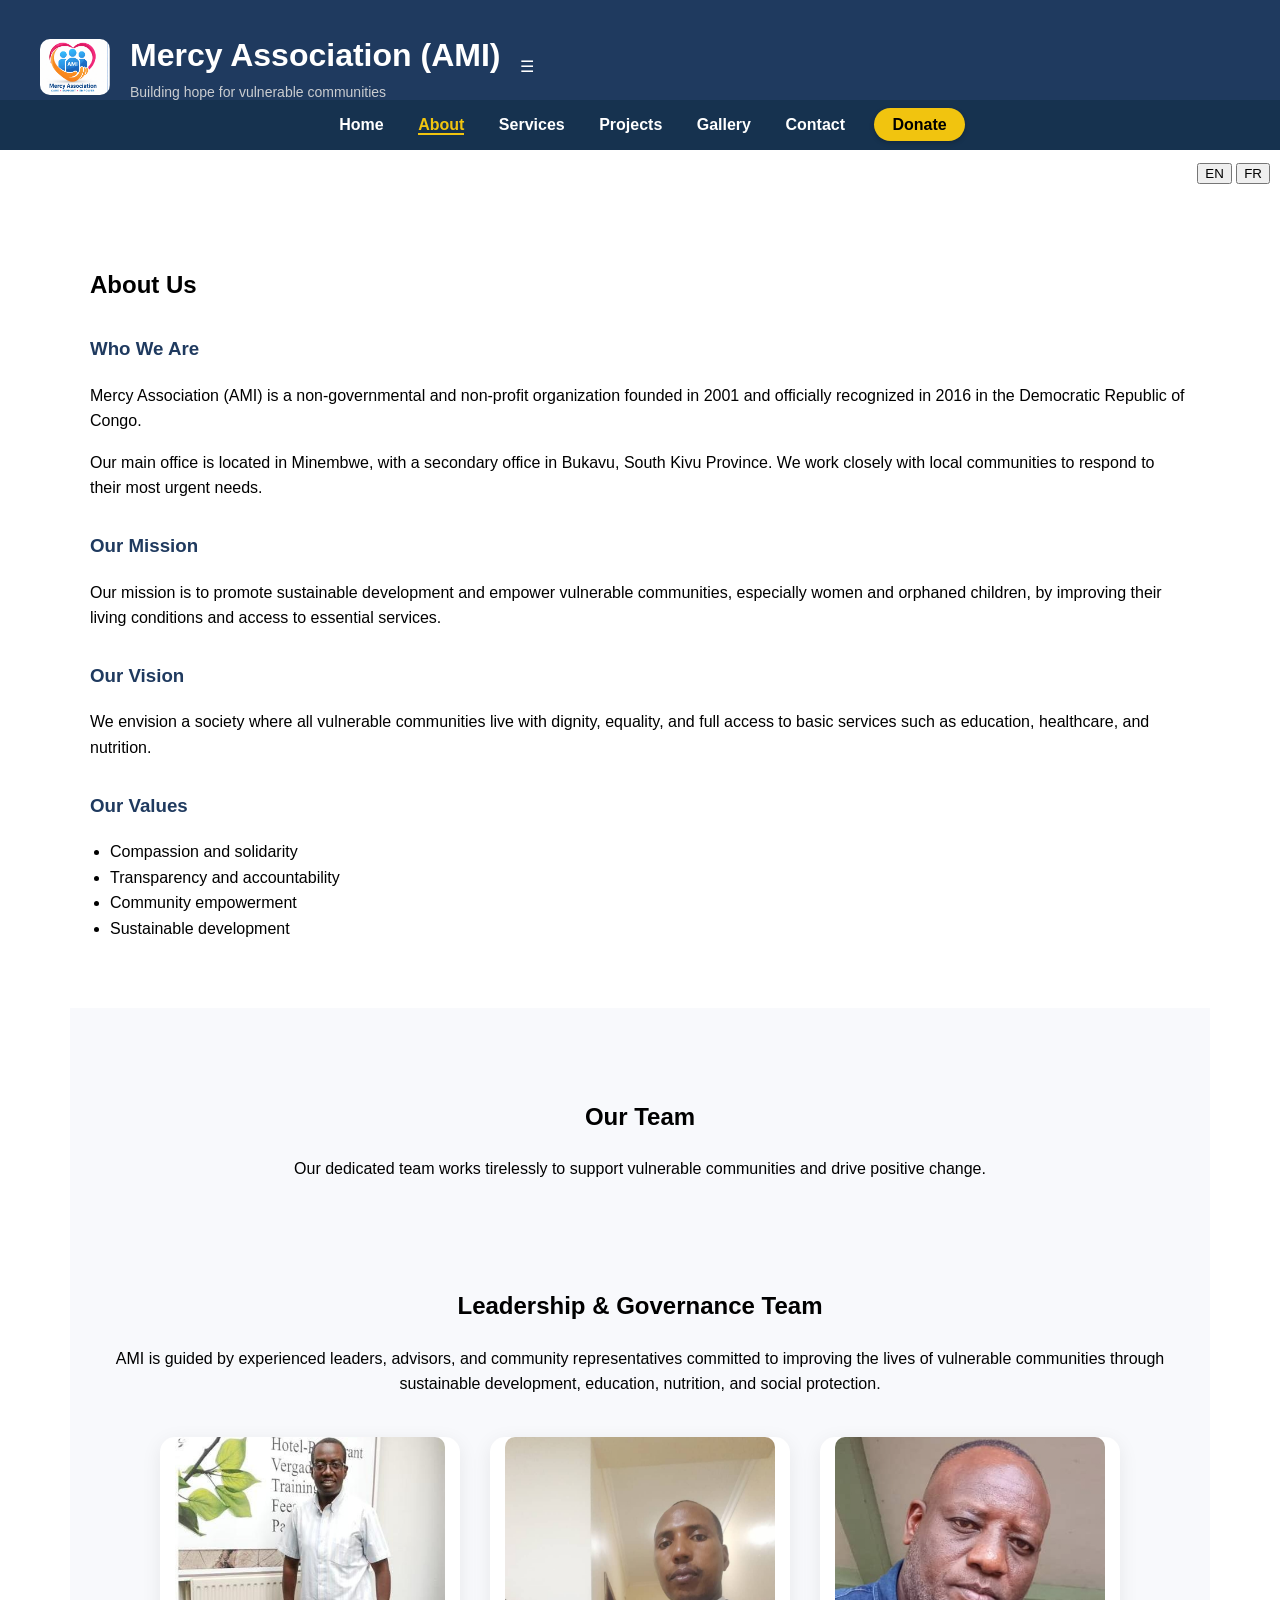
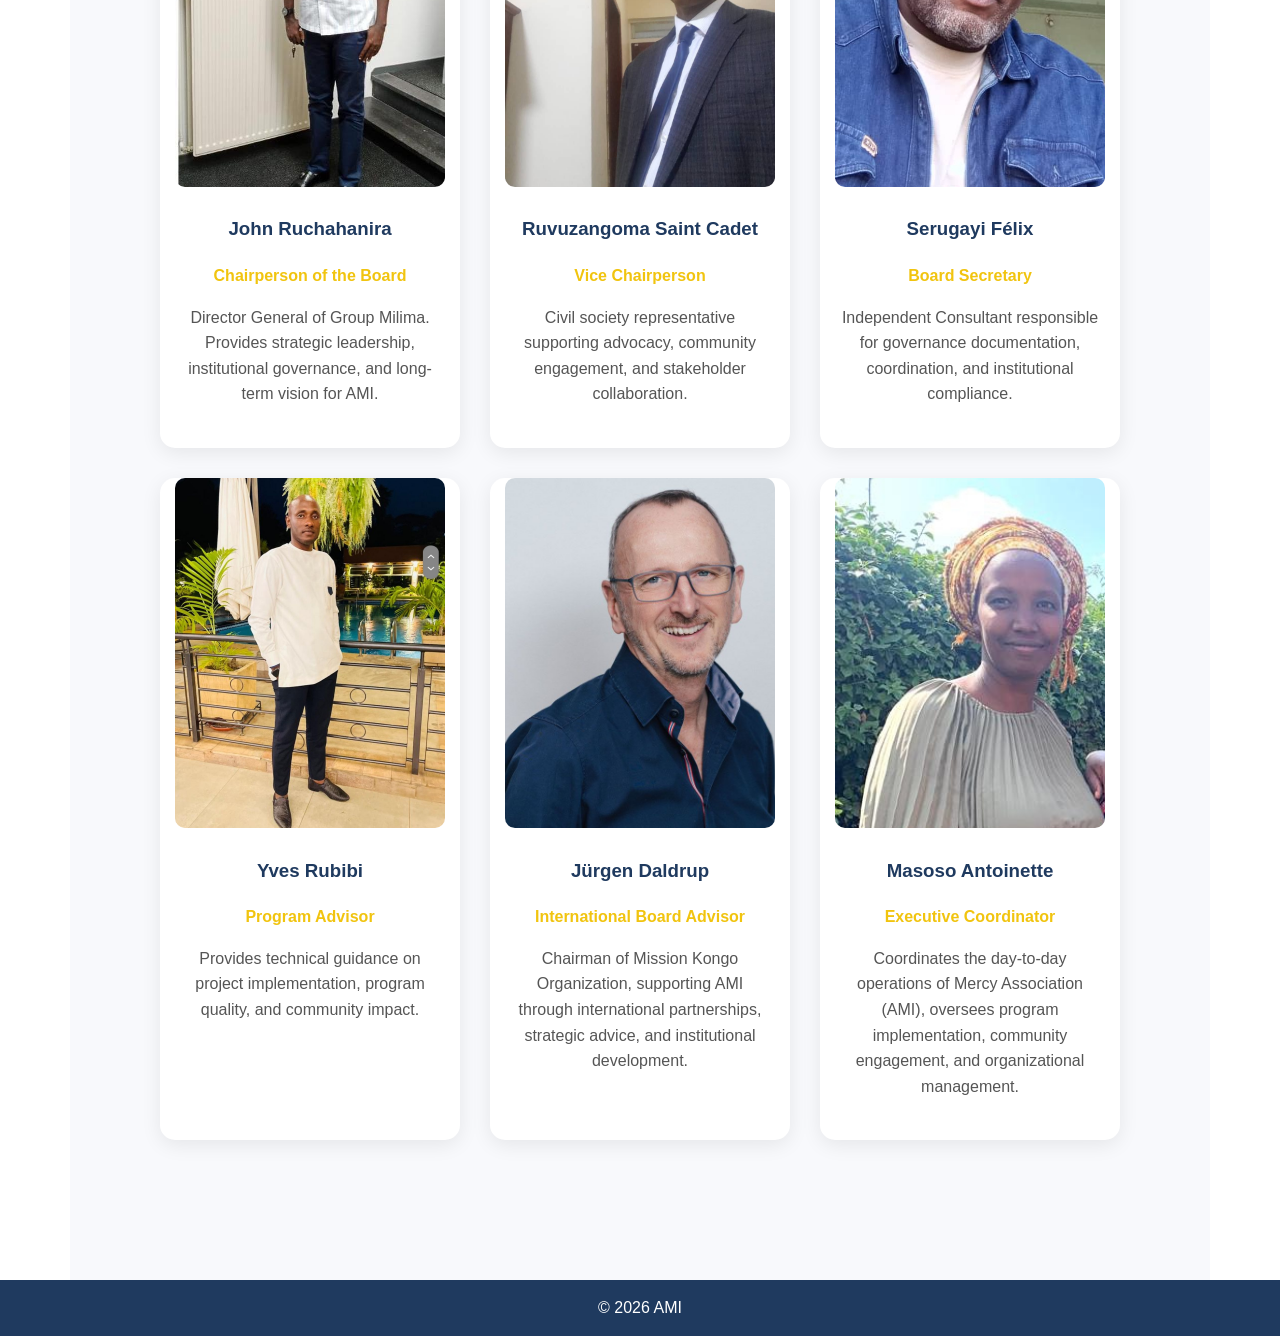
<file: about.html>
<!DOCTYPE html>
<html>
<head>
<meta charset="UTF-8">
    <link rel="icon" type="image/x-icon" href="images\logo2.png">
	<title>About - AMI</title>
	<link rel="stylesheet" href="style.css">
</head>

<body>

<div class="lang">
<button onclick="setLanguage('en')">EN</button>
<button onclick="setLanguage('fr')">FR</button>
</div>

<header>
    <div class="header-content">
        
        <!-- LOGO LEFT -->
        <img src="images/logo.png" alt="AMI Logo" class="logo">

        <!-- TEXT RIGHT -->
        <div class="header-text">
            <h1 data-en="Mercy Association (AMI)" data-fr="Association Miséricorde (AMI)"></h1>

            <p data-en="Building hope for vulnerable communities"
               data-fr="Construire l’espoir pour les communautés vulnérables"></p>
        </div>
			<div class="menu-toggle" onclick="toggleMenu()">☰</div>
    </div>
</header>

<nav>
<a href="index.html" data-en="Home" data-fr="Accueil"></a>
<a href="about.html" data-en="About" data-fr="À propos"></a>
<a href="services.html" data-en="Services" data-fr="Services"></a>
<a href="projects.html" data-en="Projects" data-fr="Réalisations"></a>

<!-- NEW PAGE -->
<a href="gallery.html" data-en="Gallery" data-fr="Galerie"></a>

<a href="contact.html" data-en="Contact" data-fr="Contact"></a>
<a href="donate.html" class="donate-nav"
   data-en="Donate"
   data-fr="Don"></a>
</nav>

<section>

<h2 data-en="About Us" data-fr="À propos de nous"></h2>

<!-- WHO WE ARE -->
<h3 data-en="Who We Are" data-fr="Qui sommes-nous"></h3>

<p data-en="Mercy Association (AMI) is a non-governmental and non-profit organization founded in 2001 and officially recognized in 2016 in the Democratic Republic of Congo."
   data-fr="L’Association Miséricorde (AMI) est une organisation non gouvernementale et à but non lucratif fondée en 2001 et officiellement reconnue en 2016 en République Démocratique du Congo.">
</p>

<p data-en="Our main office is located in Minembwe, with a secondary office in Bukavu, South Kivu Province. We work closely with local communities to respond to their most urgent needs."
   data-fr="Notre siège principal est situé à Minembwe, avec un bureau secondaire à Bukavu, dans la province du Sud-Kivu. Nous travaillons en étroite collaboration avec les communautés locales pour répondre à leurs besoins les plus urgents.">
</p>

<!-- MISSION -->
<h3 data-en="Our Mission" data-fr="Notre mission"></h3>

<p data-en="Our mission is to promote sustainable development and empower vulnerable communities, especially women and orphaned children, by improving their living conditions and access to essential services."
   data-fr="Notre mission est de promouvoir le développement durable et de renforcer les communautés vulnérables, en particulier les femmes et les enfants orphelins, en améliorant leurs conditions de vie et leur accès aux services essentiels.">
</p>

<!-- VISION -->
<h3 data-en="Our Vision" data-fr="Notre vision"></h3>

<p data-en="We envision a society where all vulnerable communities live with dignity, equality, and full access to basic services such as education, healthcare, and nutrition."
   data-fr="Nous aspirons à une société où toutes les communautés vulnérables vivent dans la dignité, l’égalité et avec un accès complet aux services de base tels que l’éducation, la santé et la nutrition.">
</p>

<!-- VALUES -->
<h3 data-en="Our Values" data-fr="Nos valeurs"></h3>

<ul>
<li data-en="Compassion and solidarity"
    data-fr="Compassion et solidarité"></li>

<li data-en="Transparency and accountability"
    data-fr="Transparence et responsabilité"></li>

<li data-en="Community empowerment"
    data-fr="Autonomisation des communautés"></li>

<li data-en="Sustainable development"
    data-fr="Développement durable"></li>
</ul>

</section>
<section class="team">

<h2 data-en="Our Team" data-fr="Notre équipe"></h2>

<p data-en="Our dedicated team works tirelessly to support vulnerable communities and drive positive change."
   data-fr="Notre équipe dévouée travaille sans relâche pour soutenir les communautés vulnérables et promouvoir un changement positif.">
</p>

<section class="team">

<h2 data-en="Leadership & Governance Team"
    data-fr="Équipe de direction et gouvernance"></h2>

<p data-en="AMI is guided by experienced leaders, advisors, and community representatives committed to improving the lives of vulnerable communities through sustainable development, education, nutrition, and social protection."
   data-fr="AMI est guidée par des dirigeants expérimentés, des conseillers et des représentants communautaires engagés à améliorer les conditions de vie des communautés vulnérables à travers le développement durable, l’éducation, la nutrition et la protection sociale.">
</p>

<div class="team-cards">

<!-- MEMBER 1 -->
<div class="team-card">
<img src="images/team1.jpeg" alt="John Ruchahanira">

<h3>John Ruchahanira</h3>

<h4 data-en="Chairperson of the Board"
    data-fr="Président du Conseil d’Administration"></h4>

<p data-en="Director General of Group Milima. Provides strategic leadership, institutional governance, and long-term vision for AMI."
   data-fr="Directeur Général du Group Milima. Assure le leadership stratégique, la gouvernance institutionnelle et la vision à long terme de l’AMI.">
</p>
</div>

<!-- MEMBER 2 -->
<div class="team-card">
<img src="images/team2.jpeg" alt="Ruvuzangoma Saint Cadet">

<h3>Ruvuzangoma Saint Cadet</h3>

<h4 data-en="Vice Chairperson"
    data-fr="Vice-Président"></h4>

<p data-en="Civil society representative supporting advocacy, community engagement, and stakeholder collaboration."
   data-fr="Représentant de la société civile soutenant le plaidoyer, l’engagement communautaire et la collaboration avec les partenaires.">
</p>
</div>

<!-- MEMBER 3 -->
<div class="team-card">
<img src="images/team3.jpeg" alt="Serugayi Félix">

<h3>Serugayi Félix</h3>

<h4 data-en="Board Secretary"
    data-fr="Secrétaire du Conseil"></h4>

<p data-en="Independent Consultant responsible for governance documentation, coordination, and institutional compliance."
   data-fr="Consultant indépendant chargé de la documentation, de la coordination et de la conformité institutionnelle.">
</p>
</div>

<!-- MEMBER 4 -->
<div class="team-card">
<img src="images/team4.jpeg" alt="Yves Rubibi">

<h3>Yves Rubibi</h3>

<h4 data-en="Program Advisor"
    data-fr="Conseiller des Programmes"></h4>

<p data-en="Provides technical guidance on project implementation, program quality, and community impact."
   data-fr="Fournit des orientations techniques sur la mise en œuvre des projets, la qualité des programmes et l’impact communautaire.">
</p>
</div>

<!-- MEMBER 5 -->
<div class="team-card">
<img src="images/team5.jpeg" alt="Jürgen Daldrup">

<h3>Jürgen Daldrup</h3>

<h4 data-en="International Board Advisor"
    data-fr="Conseiller International du Conseil"></h4>

<p data-en="Chairman of Mission Kongo Organization, supporting AMI through international partnerships, strategic advice, and institutional development."
   data-fr="Président de l’organisation Mission Kongo, soutenant l’AMI à travers des partenariats internationaux, des conseils stratégiques et le développement institutionnel.">
</p>
</div>
<!-- MEMBER 6 -->
<div class="team-card">
<img src="images/team6.jpeg" alt="Masoso Antoinette">

<h3>Masoso Antoinette</h3>

<h4 data-en="Executive Coordinator"
    data-fr="Coordinatrice Exécutive"></h4>

<p data-en="Coordinates the day-to-day operations of Mercy Association (AMI), oversees program implementation, community engagement, and organizational management."
   data-fr="Coordonne les activités quotidiennes de l’Association Miséricorde (AMI), supervise la mise en œuvre des programmes, l’engagement communautaire et la gestion organisationnelle.">
</p>
</div>
</div>


</section>

</section>

<footer>© 2026 AMI</footer>

<script src="script.js"></script>
</body>
</html>
</file>
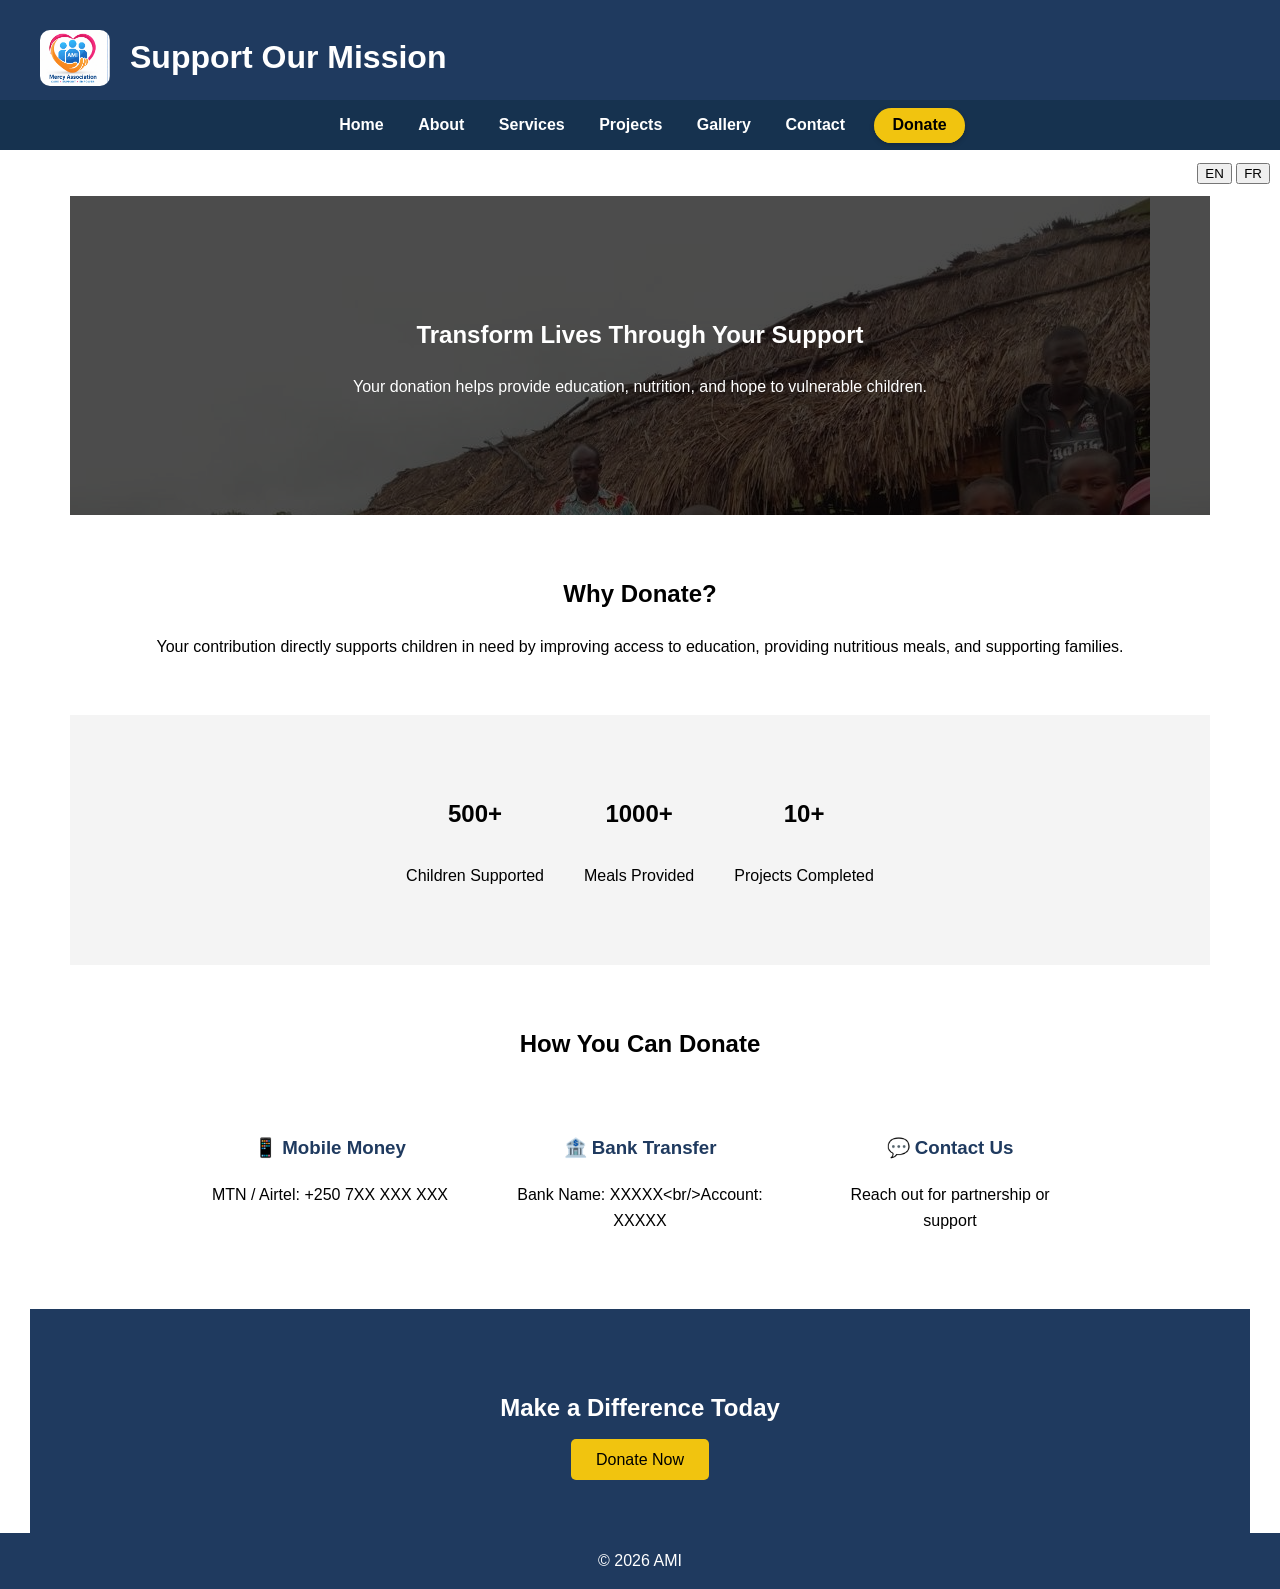
<file: donate.html>
<!DOCTYPE html>
<html>
<head>
<meta charset="UTF-8">
    <link rel="icon" type="image/x-icon" href="images\logo2.png">
	<title>Donate - AMI</title>
	<link rel="stylesheet" href="style.css">
</head>

<body>

<!-- Language -->
<div class="lang">
<button onclick="setLanguage('en')">EN</button>
<button onclick="setLanguage('fr')">FR</button>
</div>

<header>
<div class="header-content">
<img src="images/logo.png" class="logo">

<div class="header-text">
<h1 data-en="Support Our Mission"
    data-fr="Soutenez notre mission"></h1>
</div>
</div>
</header>

<nav>
<a href="index.html" data-en="Home" data-fr="Accueil"></a>
<a href="about.html" data-en="About" data-fr="À propos"></a>
<a href="services.html" data-en="Services" data-fr="Services"></a>
<a href="projects.html" data-en="Projects" data-fr="Réalisations"></a>
<a href="gallery.html" data-en="Gallery" data-fr="Galerie"></a>
<a href="contact.html" data-en="Contact" data-fr="Contact"></a>
<a href="donate.html" class="donate-nav"    data-en="Donate"    data-fr="Don"></a>
</nav>

<!-- HERO -->
<section class="donate-hero">
<h1 data-en="Transform Lives Through Your Support"
    data-fr="Transformez des vies grâce à votre soutien"></h1>

<p data-en="Your donation helps provide education, nutrition, and hope to vulnerable children."
   data-fr="Votre don aide à offrir éducation, nutrition et espoir aux enfants vulnérables."></p>
</section>

<!-- WHY DONATE -->
<section class="donate-info">

<h2 data-en="Why Donate?"
    data-fr="Pourquoi faire un don ?"></h2>

<p data-en="Your contribution directly supports children in need by improving access to education, providing nutritious meals, and supporting families."
   data-fr="Votre contribution soutient directement les enfants en améliorant l’accès à l’éducation, en fournissant des repas nutritifs et en aidant les familles."></p>

</section>

<!-- IMPACT -->
<section class="impact">

<div>
<h2>500+</h2>
<p data-en="Children Supported"
   data-fr="Enfants soutenus"></p>
</div>

<div>
<h2>1000+</h2>
<p data-en="Meals Provided"
   data-fr="Repas fournis"></p>
</div>

<div>
<h2>10+</h2>
<p data-en="Projects Completed"
   data-fr="Projets réalisés"></p>
</div>

</section>

<!-- DONATION METHODS -->
<section class="donation-methods">

<h2 data-en="How You Can Donate"
    data-fr="Comment faire un don"></h2>

<div class="methods">

<div class="method">
<h3>📱 Mobile Money</h3>
<p data-en="MTN / Airtel: +250 7XX XXX XXX"
   data-fr="MTN / Airtel : +250 7XX XXX XXX"></p>
</div>

<div class="method">
<h3>🏦 Bank Transfer</h3>
<p data-en="Bank Name: XXXXX<br/>Account: XXXXX"
   data-fr="Banque : XXXXX<br/>Compte : XXXXX"></p>
</div>

<div class="method">
<h3>💬 Contact Us</h3>
<p data-en="Reach out for partnership or support"
   data-fr="Contactez-nous pour partenariat ou soutien"></p>
</div>

</div>

</section>

<!-- CALL TO ACTION -->
<section class="donate-cta">

<h2 data-en="Make a Difference Today"
    data-fr="Faites la différence aujourd’hui"></h2>

<a href="contact.html" class="donate-btn"
   data-en="Donate Now"
   data-fr="Faire un don"></a>

</section>

<footer>© 2026 AMI</footer>

<script src="script.js"></script>

</body>
</html>
</file>
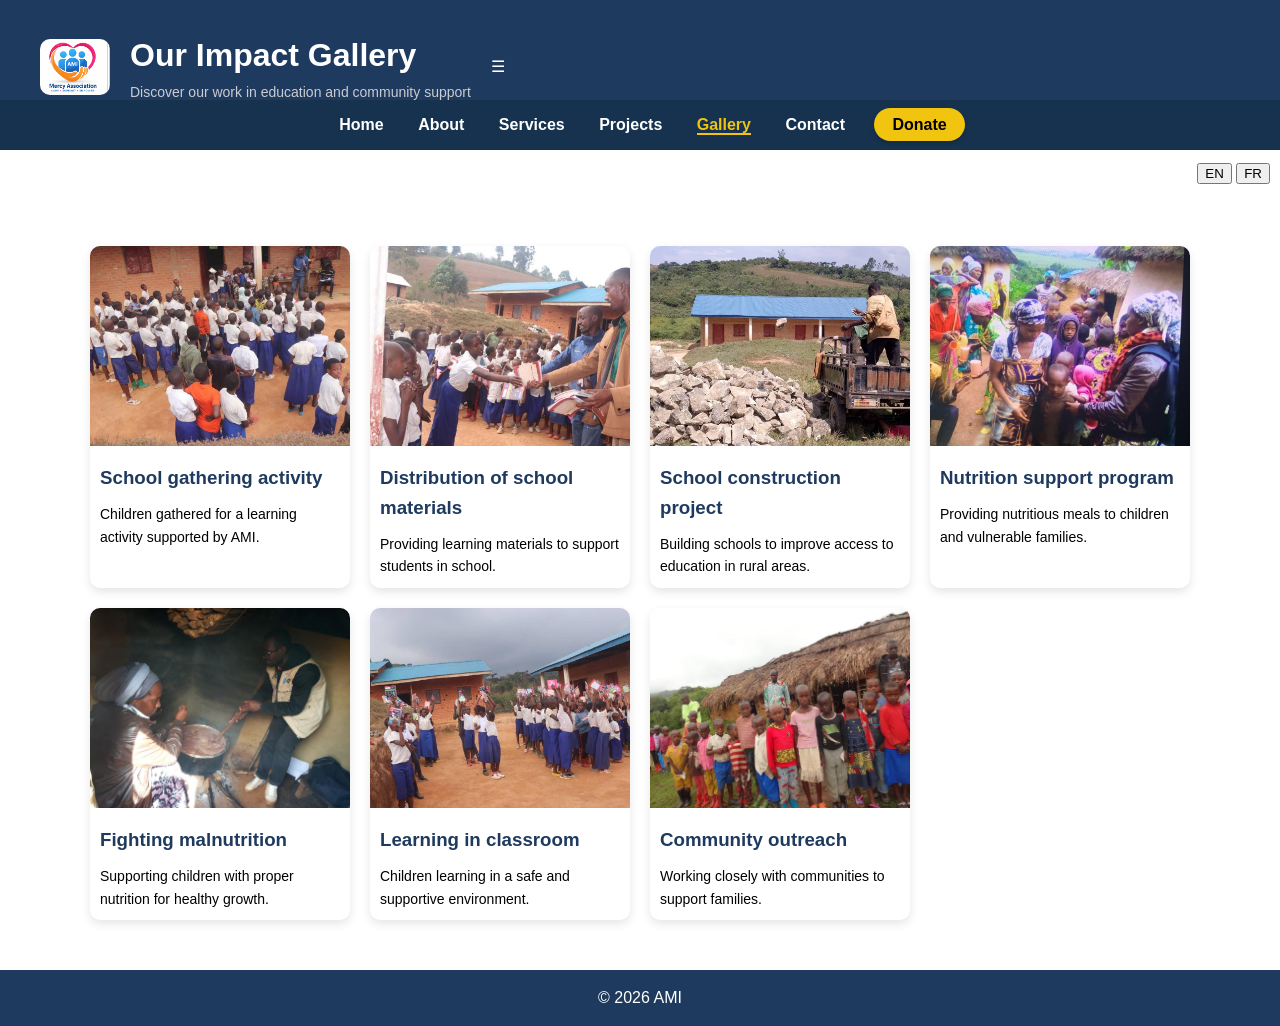
<file: gallery.html>
<!DOCTYPE html>
<html>
<head>
	<meta charset="UTF-8">
    <link rel="icon" type="image/x-icon" href="images\logo2.png">
	<title>Gallery - AMI</title>
	<link rel="stylesheet" href="style.css">
</head>

<body>

<!-- Language -->
<div class="lang">
<button onclick="setLanguage('en')">EN</button>
<button onclick="setLanguage('fr')">FR</button>
</div>

<header>
<div class="header-content">
<img src="images/logo.png" class="logo">

<div class="header-text">
<h1 data-en="Our Impact Gallery" data-fr="Galerie de nos actions"></h1>
<p data-en="Discover our work in education and community support"
   data-fr="Découvrez nos actions en éducation et soutien communautaire"></p>
</div>
		<div class="menu-toggle" onclick="toggleMenu()">☰</div>
</div>
</header>

<nav>
<a href="index.html" data-en="Home" data-fr="Accueil"></a>
<a href="about.html" data-en="About" data-fr="À propos"></a>
<a href="services.html" data-en="Services" data-fr="Services"></a>
<a href="projects.html" data-en="Projects" data-fr="Réalisations"></a>
<a href="gallery.html" data-en="Gallery" data-fr="Galerie"></a>
<a href="contact.html" data-en="Contact" data-fr="Contact"></a>
<a href="donate.html" class="donate-nav"
   data-en="Donate"
   data-fr="Don"></a>
</nav>

<section>

<div class="gallery">

<!-- IMAGE 1 -->
<div class="gallery-item fade-in">
<img src="images/edu1.jpeg" onclick="openImage(this)">
<h3 data-en="School gathering activity"
    data-fr="Activité scolaire"></h3>
<p data-en="Children gathered for a learning activity supported by AMI."
   data-fr="Des enfants réunis pour une activité d’apprentissage soutenue par l’AMI."></p>
</div>

<!-- IMAGE 2 -->
<div class="gallery-item fade-in">
<img src="images/schoolMaterial.jpg" onclick="openImage(this)">
<h3 data-en="Distribution of school materials"
    data-fr="Distribution de fournitures scolaires"></h3>
<p data-en="Providing learning materials to support students in school."
   data-fr="Fourniture de matériel scolaire pour soutenir les élèves."></p>
</div>

<!-- IMAGE 3 -->
<div class="gallery-item fade-in">
<img src="images/schoolCostruction.jpg" onclick="openImage(this)">
<h3 data-en="School construction project"
    data-fr="Construction d’une école"></h3>
<p data-en="Building schools to improve access to education in rural areas."
   data-fr="Construction d’écoles pour améliorer l’accès à l’éducation en zone rurale."></p>
</div>

<!-- IMAGE 4 -->
<div class="gallery-item fade-in">
<img src="images/nutritionProgram.jpg" onclick="openImage(this)">
<h3 data-en="Nutrition support program"
    data-fr="Programme nutritionnel"></h3>
<p data-en="Providing nutritious meals to children and vulnerable families."
   data-fr="Distribution de repas nutritifs aux enfants et familles vulnérables."></p>
</div>

<!-- IMAGE 5 -->
<div class="gallery-item fade-in">
<img src="images/malnutrution.jpg"onclick="openImage(this)">
<h3 data-en="Fighting malnutrition"
    data-fr="Lutte contre la malnutrition"></h3>
<p data-en="Supporting children with proper nutrition for healthy growth."
   data-fr="Soutien nutritionnel pour assurer une bonne croissance des enfants."></p>
</div>

<!-- IMAGE 6 -->
<div class="gallery-item fade-in">
<img src="images/classroomLearning.jpg"onclick="openImage(this)">
<h3 data-en="Learning in classroom"
    data-fr="Apprentissage en classe"></h3>
<p data-en="Children learning in a safe and supportive environment."
   data-fr="Des enfants apprenant dans un environnement sûr et favorable."></p>
</div>

<!-- IMAGE 7 -->
<div class="gallery-item fade-in">
<img src="images/community.jpg "onclick="openImage(this)">
<h3 data-en="Community outreach"
    data-fr="Action communautaire"></h3>
<p data-en="Working closely with communities to support families."
   data-fr="Travail avec les communautés pour soutenir les familles."></p>
</div>

</div>

</section>
<!-- IMAGE POPUP -->
<div id="imageModal" class="image-modal">
  <span class="close-btn" onclick="closeImage()">&times;</span>
  <img class="modal-img" id="popupImg">
</div>

<footer>© 2026 AMI</footer>

<script src="script.js"></script>

</body>
</html>
</file>
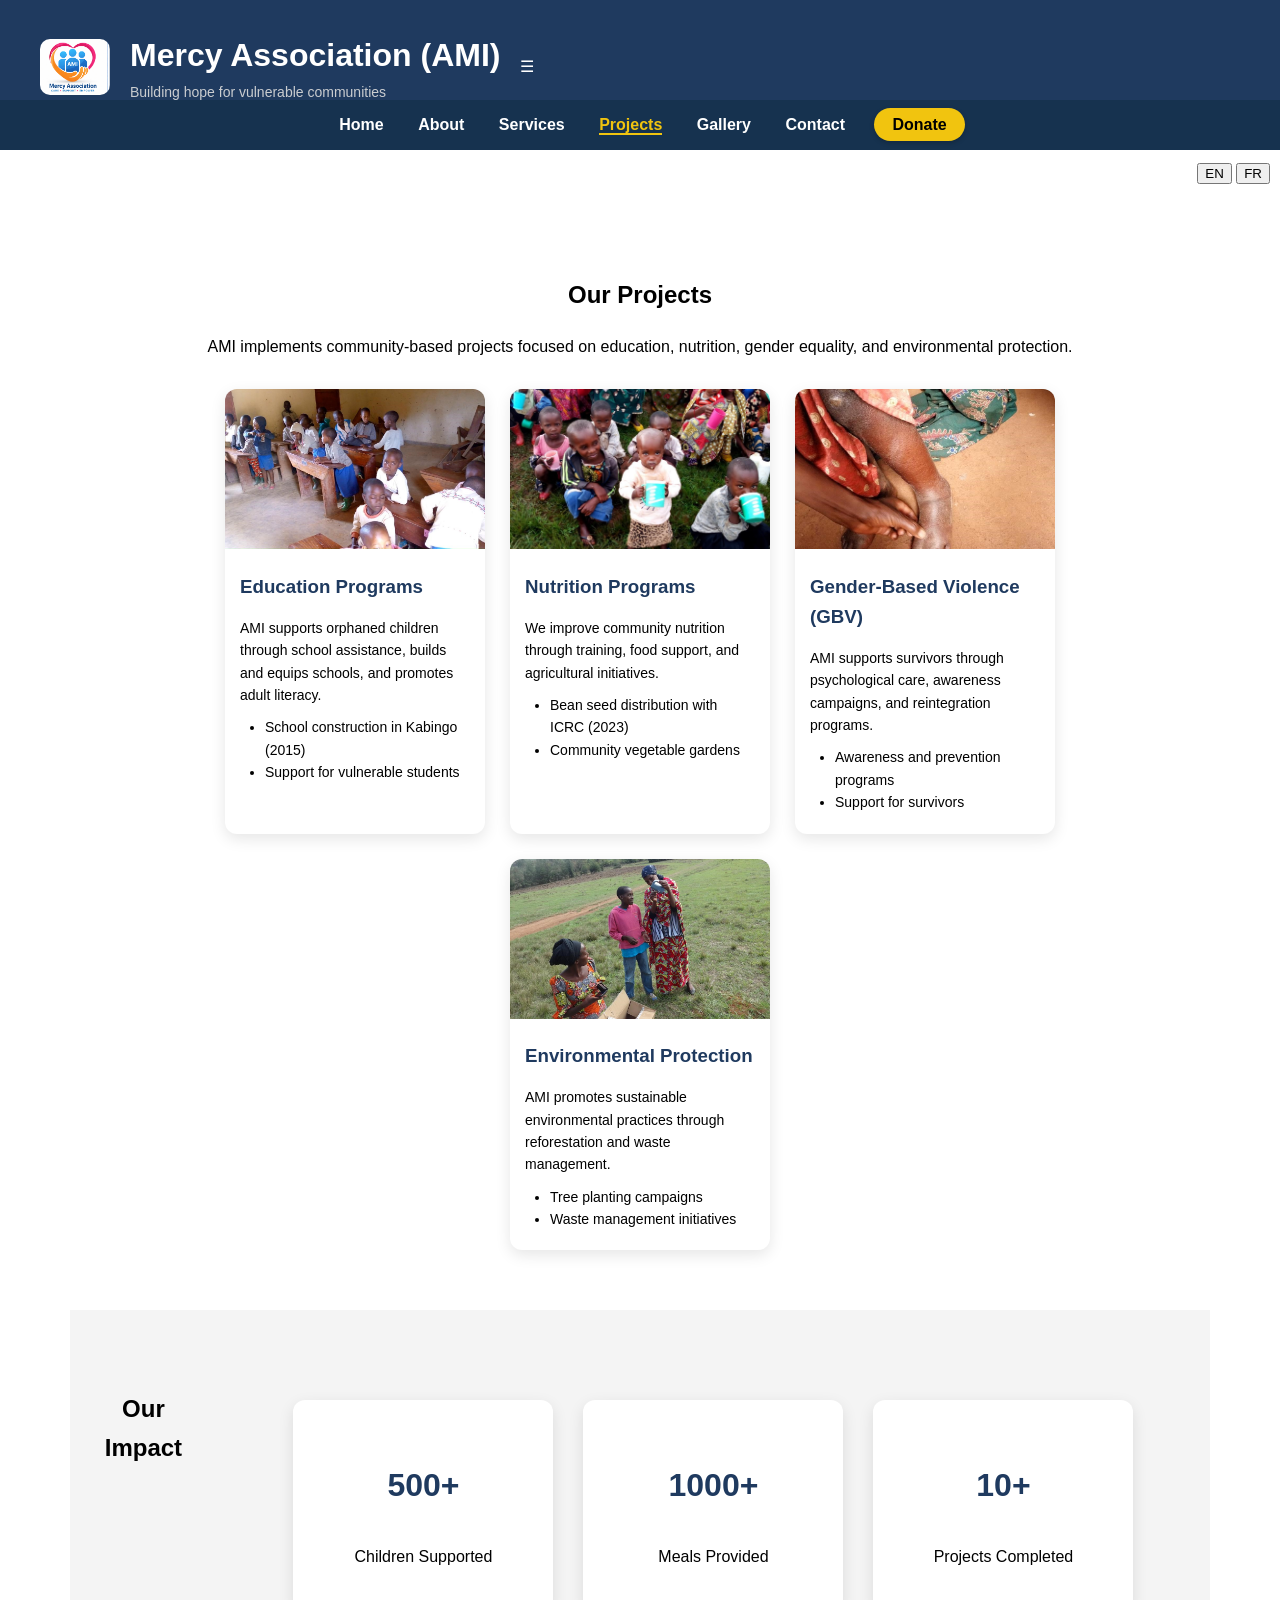
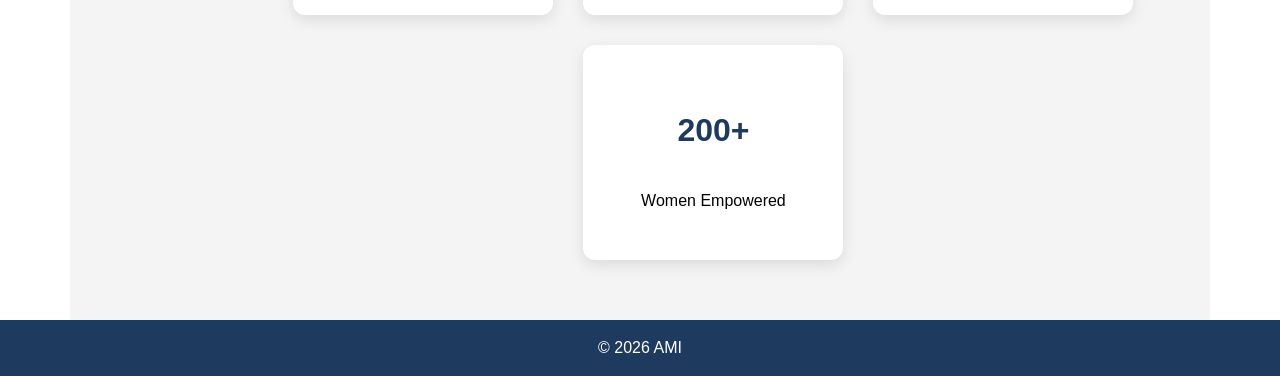
<file: projects.html>
<!DOCTYPE html>
<html>
<head>
<meta charset="UTF-8">
    <link rel="icon" type="image/x-icon" href="images\logo2.png">
	<title>Projects - AMI</title>
	<link rel="stylesheet" href="style.css">
</head>

<body>

<div class="lang">
<button onclick="setLanguage('en')">EN</button>
<button onclick="setLanguage('fr')">FR</button>
</div>

<header>
    <div class="header-content">
        
        <!-- LOGO LEFT -->
        <img src="images/logo.png" alt="AMI Logo" class="logo">

        <!-- TEXT RIGHT -->
        <div class="header-text">
            <h1 data-en="Mercy Association (AMI)" data-fr="Association Miséricorde (AMI)"></h1>

            <p data-en="Building hope for vulnerable communities"
               data-fr="Construire l’espoir pour les communautés vulnérables"></p>
        </div>
		<div class="menu-toggle" onclick="toggleMenu()">☰</div>
    </div>
</header>

<nav>
<a href="index.html" data-en="Home" data-fr="Accueil"></a>
<a href="about.html" data-en="About" data-fr="À propos"></a>
<a href="services.html" data-en="Services" data-fr="Services"></a>
<a href="projects.html" data-en="Projects" data-fr="Réalisations"></a>

<!-- NEW PAGE -->
<a href="gallery.html" data-en="Gallery" data-fr="Galerie"></a>

<a href="contact.html" data-en="Contact" data-fr="Contact"></a>
<a href="donate.html" class="donate-nav"
   data-en="Donate"
   data-fr="Don"></a>
</nav>

<section class="projects">

<h2 data-en="Our Projects" data-fr="Nos Réalisations"></h2>

<p data-en="AMI implements community-based projects focused on education, nutrition, gender equality, and environmental protection."
   data-fr="AMI met en œuvre des projets communautaires axés sur l’éducation, la nutrition, l’égalité des genres et la protection de l’environnement.">
</p>

<div class="project-cards">

<!-- EDUCATION -->
<div class="project-card">
<img src="images/education_project.jpg">
<h3 data-en="Education Programs" data-fr="Programmes éducatifs"></h3>

<p data-en="AMI supports orphaned children through school assistance, builds and equips schools, and promotes adult literacy."
   data-fr="AMI soutient les enfants orphelins, construit et équipe des écoles et promeut l’alphabétisation des adultes.">
</p>

<ul>
<li data-en="School construction in Kabingo (2015)"
    data-fr="Construction d’une école à Kabingo (2015)"></li>

<li data-en="Support for vulnerable students"
    data-fr="Soutien aux élèves vulnérables"></li>
</ul>
</div>

<!-- NUTRITION -->
<div class="project-card">
<img src="images/nutrition_project.jpg">
<h3 data-en="Nutrition Programs" data-fr="Programmes nutritionnels"></h3>

<p data-en="We improve community nutrition through training, food support, and agricultural initiatives."
   data-fr="Nous améliorons la nutrition grâce à la formation, l’aide alimentaire et les initiatives agricoles.">
</p>

<ul>
<li data-en="Bean seed distribution with ICRC (2023)"
    data-fr="Distribution de semences avec le CICR (2023)"></li>

<li data-en="Community vegetable gardens"
    data-fr="Jardins communautaires"></li>
</ul>
</div>

<!-- GBV -->
<div class="project-card">
<img src="images/gbv_project.jpg">
<h3 data-en="Gender-Based Violence (GBV)" data-fr="Violences basées sur le genre"></h3>

<p data-en="AMI supports survivors through psychological care, awareness campaigns, and reintegration programs."
   data-fr="AMI soutient les survivants grâce à l’accompagnement psychologique et des programmes de réinsertion.">
</p>

<ul>
<li data-en="Awareness and prevention programs"
    data-fr="Programmes de sensibilisation"></li>

<li data-en="Support for survivors"
    data-fr="Soutien aux survivants"></li>
</ul>
</div>

<!-- ENVIRONMENT -->
<div class="project-card">
<img src="images/environment_project.jpg">
<h3 data-en="Environmental Protection" data-fr="Protection de l’environnement"></h3>

<p data-en="AMI promotes sustainable environmental practices through reforestation and waste management."
   data-fr="AMI promeut des pratiques durables à travers le reboisement et la gestion des déchets.">
</p>

<ul>
<li data-en="Tree planting campaigns"
    data-fr="Campagnes de reboisement"></li>

<li data-en="Waste management initiatives"
    data-fr="Gestion des déchets"></li>
</ul>
</div>

</div>

</section>
<section class="impact">

<h2 data-en="Our Impact" data-fr="Notre Impact"></h2>

<div class="impact-cards">

<div class="impact-card">
<h3 class="counter" data-target="500">0</h3>
<p data-en="Children Supported"
   data-fr="Enfants soutenus"></p>
</div>

<div class="impact-card">
<h3 class="counter" data-target="1000">0</h3>
<p data-en="Meals Provided"
   data-fr="Repas fournis"></p>
</div>

<div class="impact-card">
<h3 class="counter" data-target="10">0</h3>
<p data-en="Projects Completed"
   data-fr="Projets réalisés"></p>
</div>

<div class="impact-card">
<h3 class="counter" data-target="200">0</h3>
<p data-en="Women Empowered"
   data-fr="Femmes autonomisées"></p>
</div>

</div>

</section>

<footer>© 2026 AMI</footer>

<script src="script.js"></script>
</body>
</html>
</file>
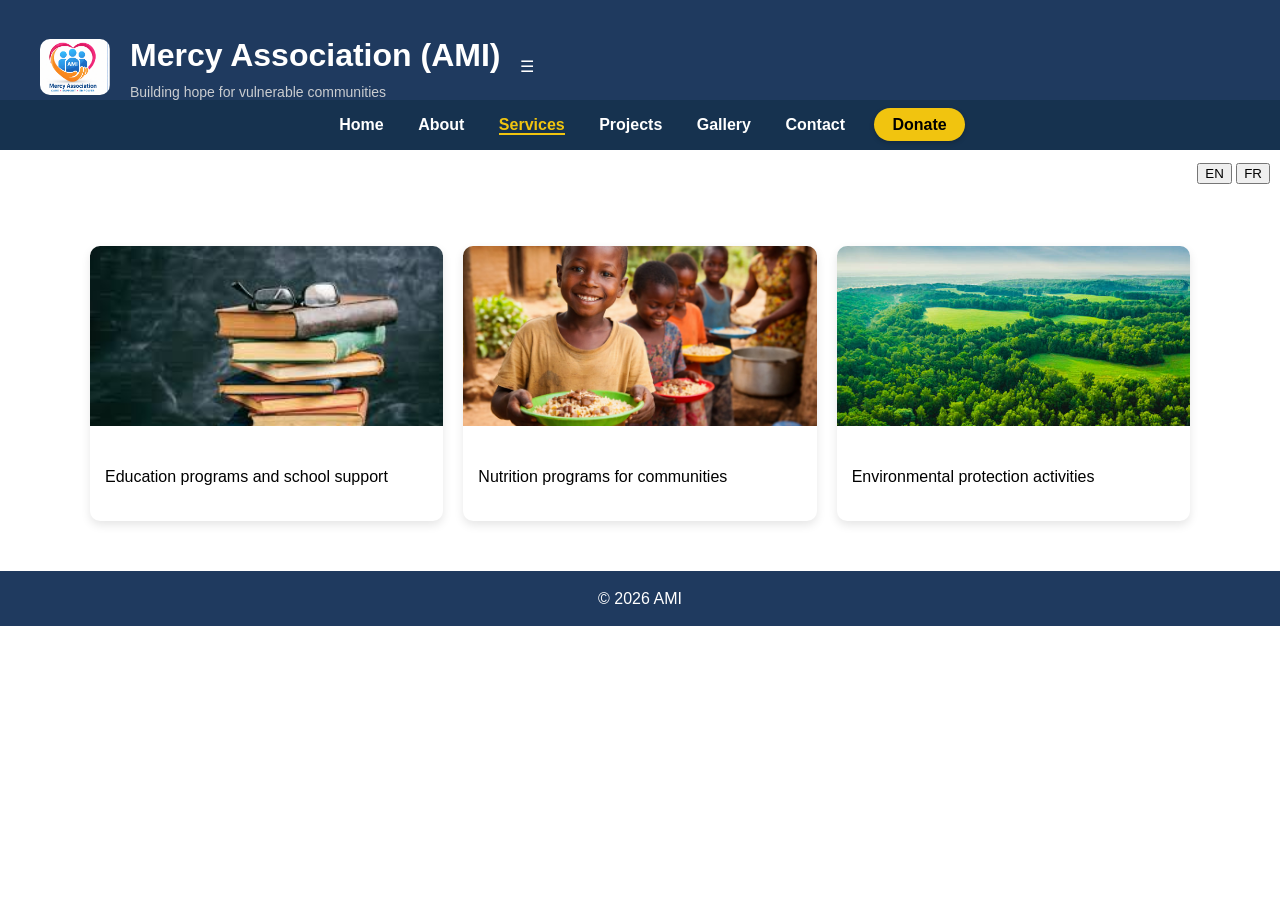
<file: services.html>
<!DOCTYPE html>
<html>
<head>
<meta charset="UTF-8">
    <link rel="icon" type="image/x-icon" href="images\logo2.png">
	<title>Services - AMI</title>

<!-- CSS LINK (IMPORTANT) -->
<link rel="stylesheet" href="style.css">

</head>

<body>

<!-- Language buttons -->
<div class="lang">
<button onclick="setLanguage('en')">EN</button>
<button onclick="setLanguage('fr')">FR</button>
</div>

<header>
    <div class="header-content">
        
        <!-- LOGO LEFT -->
        <img src="images/logo.png" alt="AMI Logo" class="logo">

        <!-- TEXT RIGHT -->
        <div class="header-text">
            <h1 data-en="Mercy Association (AMI)" data-fr="Association Miséricorde (AMI)"></h1>

            <p data-en="Building hope for vulnerable communities"
               data-fr="Construire l’espoir pour les communautés vulnérables"></p>
        </div>
		<div class="menu-toggle" onclick="toggleMenu()">☰</div>
    </div>
</header>

<nav>
<a href="index.html" data-en="Home" data-fr="Accueil"></a>
<a href="about.html" data-en="About" data-fr="À propos"></a>
<a href="services.html" data-en="Services" data-fr="Services"></a>
<a href="projects.html" data-en="Projects" data-fr="Réalisations"></a>

<!-- NEW PAGE -->
<a href="gallery.html" data-en="Gallery" data-fr="Galerie"></a>

<a href="contact.html" data-en="Contact" data-fr="Contact"></a>
<a href="donate.html" class="donate-nav"
   data-en="Donate"
   data-fr="Don"></a>
</nav>

<section class="fade-in">

<div class="cards">

<div class="card fade-in" onclick="openService('education')">
<img src="images/education.jpg">
<p 📘 data-en="Education programs and school support"
   data-fr="Programmes éducatifs et soutien scolaire"></p>
</div>

<div class="card fade-in" onclick="openService('education')">
<img src="images/nutrition.jpg">
<p 🍎 data-en="Nutrition programs for communities"
   data-fr="Programmes nutritionnels pour les communautés"></p>
</div>

<div class="card fade-in" onclick="openService('education')">
<img src="images/environment.jpg">
<p 🌱 data-en="Environmental protection activities"
   data-fr="Activités de protection de l’environnement"></p>
</div>

</div>

</section>
<!-- MODAL -->
<div id="modal" class="modal">
  <div class="modal-content">
    <span class="close" onclick="closeModal()">&times;</span>
    <h2 id="modal-title"></h2>
    <p id="modal-text"></p>
  </div>
</div>

<footer>© 2026 AMI</footer>

<!-- JAVASCRIPT LINK (VERY IMPORTANT) -->
<script src="script.js"></script>

</body>
</html>
</file>
<file: style.css>
body {
    font-family: Arial, sans-serif;
    margin: 0;
    line-height: 1.6;
    padding-top: 150px; /* header + nav */
}

/* Language */
.lang {
    text-align: right;
    padding: 10px;
}

/* HEADER */
header {
    background: #1f3a5f;
    color: white;
    padding: 20px;
    position: fixed;
    top: 0;
    width: 100%;
    z-index: 1000;
}

/* NAVIGATION */
nav {
    background: #16324f;
    padding: 12px;
    text-align: center;

    position: fixed;
    top: 100px; /* MUST be >= header height */
    width: 100%;

    z-index: 1100; /* HIGHER than header */
}

/* WHEN SCROLL */
header.scrolled {
    padding: 5px 10px;
}

/* MOVE NAV UP */
nav.scrolled {
    top: 60px; /* new smaller header height */
}

nav a {
    color: white;
    margin: 15px;
    text-decoration: none;
    font-weight: bold;
}



/* Sections */
section {
    padding: 50px 20px;
    max-width: 1100px;
    margin: auto;
}

/* Cards */
.cards {
    display: flex;
    gap: 20px;
    flex-wrap: wrap;
}

.card {
    flex: 1;
    min-width: 250px;
    background: white;
    border-radius: 10px;
    overflow: hidden;
    box-shadow: 0 4px 10px rgba(0,0,0,0.1);
}

/* Card images */
.card img {
    width: 100%;
    height: 180px;
    object-fit: cover;
}

/* Card text */
.card p {
    padding: 15px;
}

/* Footer */
footer {
    background: #1f3a5f;
    color: white;
    text-align: center;
    padding: 15px;
}

/* WhatsApp */
.whatsapp {
    position: fixed;
    bottom: 20px;
    right: 20px;
    background: #25D366;
    color: white;
    padding: 12px;
    border-radius: 50px;
    text-decoration: none;
}
/* NAV HOVER */
nav a:hover {
    color: #f1c40f;
    transition: 0.3s;
}

/* CARD HOVER EFFECT */
.card {
    transition: transform 0.3s, box-shadow 0.3s;
}

.card:hover {
    transform: translateY(-10px);
    box-shadow: 0 10px 20px rgba(0,0,0,0.2);
}

/* IMAGE ZOOM */
.card img {
    transition: transform 0.4s;
}

.card:hover img {
    transform: scale(1.05);
}
/* ANIMATION BASE */
.fade-in {
	opacity: 1;
}

.fade-in.show {
    opacity: 1;
    transform: translateY(0);
}
.card {
    position: relative;
    cursor: pointer;
}

/* Overlay */
.card::after {
    content: "Learn More";
    position: absolute;
    bottom: 0;
    left: 0;
    right: 0;
    background: rgba(0,0,0,0.6);
    color: white;
    text-align: center;
    padding: 10px;
    opacity: 0;
    transition: 0.3s;
}

/* Show overlay on hover */
.card:hover::after {
    opacity: 1;
}

/* MODAL BACKGROUND */
.modal {
    display: none;
    position: fixed;
    z-index: 1000;
    left: 0;
    top: 0;
    width: 100%;
    height: 100%;
    background: rgba(0,0,0,0.6);
}

/* MODAL BOX */
.modal-content {
    background: white;
    margin: 10% auto;
    padding: 20px;
    width: 80%;
    max-width: 500px;
    border-radius: 10px;
    animation: fadeIn 0.4s ease;
}

/* CLOSE BUTTON */
.close {
    float: right;
    font-size: 25px;
    cursor: pointer;
}

/* ANIMATION */
@keyframes fadeIn {
    from {opacity: 0; transform: scale(0.8);}
    to {opacity: 1; transform: scale(1);}
}
/* Active menu */
nav a.active {
    color: #f1c40f;
    border-bottom: 2px solid #f1c40f;
}



/* HEADER LAYOUT */
.header-content {
    display: flex;
    align-items: center;
    justify-content: flex-start;
    gap: 20px;
    padding: 10px 20px;
}
.logo {
    width: 70px;
    height: auto;
    border-radius: 10px;
    transition: transform 0.3s;
}

.logo:hover {
    transform: scale(1.1);
}



/* TEXT NEXT TO LOGO */
.header-text h1 {
    margin: 0;
    color: white;
}

.header-text p {
    margin: 0;
    color: #ddd;
	font-size: 14px;
    opacity: 0.9;
}
.header-text {
    display: flex;
    flex-direction: column;
}
@media (max-width: 600px) {
    .header-content {
        flex-direction: column;
        text-align: center;
    }
}
/* GALLERY GRID */
.gallery {
    display: grid;
    grid-template-columns: repeat(auto-fit, minmax(250px, 1fr));
    gap: 20px;
}

/* ITEM */
.gallery-item {
    background: white;
    border-radius: 10px;
    overflow: hidden;
    box-shadow: 0 4px 10px rgba(0,0,0,0.1);
    transition: 0.3s;
}

.gallery-item:hover {
    transform: translateY(-8px);
}

/* IMAGE */
.gallery-item img {
    width: 100%;
    height: 200px;
    object-fit: cover;
}

/* TEXT */
.gallery-item h3 {
    margin: 10px;
}

.gallery-item p {
    margin: 10px;
    font-size: 14px;
}
/* IMAGE MODAL */
.image-modal {
    display: none;
    position: fixed;
    z-index: 2000;
    padding-top: 50px;
    left: 0;
    top: 0;
    width: 100%;
    height: 100%;
    background: rgba(0,0,0,0.9);
}

/* IMAGE INSIDE MODAL */
.modal-img {
    display: block;
    margin: auto;
    max-width: 90%;
    max-height: 80%;
    animation: zoomIn 0.4s;
}

/* CLOSE BUTTON */
.close-btn {
    position: absolute;
    top: 20px;
    right: 30px;
    color: white;
    font-size: 35px;
    cursor: pointer;
}

/* ANIMATION */
@keyframes zoomIn {
    from {transform: scale(0.7);}
    to {transform: scale(1);}
}
.gallery-item img {
    cursor: pointer;
    transition: 0.3s;
}

.gallery-item img:hover {
    opacity: 0.85;
}
/* HERO */
.donate-hero {
    background: linear-gradient(rgba(0,0,0,0.7), rgba(0,0,0,0.7)),
                url("images/community.jpg");
    color: white;
    text-align: center;
    padding: 100px 20px;
}

/* INFO */
.donate-info {
    padding: 40px;
    text-align: center;
}

/* IMPACT */
.impact {
    display: flex;
    justify-content: center;
    gap: 40px;
    background: #f8f9fb;
    padding: 60px 20px;
}

/* METHODS */
.donation-methods {
    padding: 40px;
    text-align: center;
}

.methods {
    display: flex;
    justify-content: center;
    gap: 20px;
}

.method {
    background: white;
    padding: 20px;
    border-radius: 10px;
    width: 250px;
}

/* CTA */
.donate-cta {
    text-align: center;
    padding: 60px;
    background: #1f3a5f;
    color: white;
}

.donate-btn {
    padding: 12px 25px;
    background: #f1c40f;
    color: black;
    text-decoration: none;
    border-radius: 5px;
}
/* DONATE BUTTON IN NAV */
.donate-nav {
    background: #f1c40f;
    color: black !important;
    padding: 8px 18px;
    border-radius: 20px;
    font-weight: bold;
    margin-left: 10px;
    transition: 0.3s;
}

/* HOVER EFFECT */
.donate-nav:hover {
    background: #d4ac0d;
    transform: scale(1.05);
	animation: none;
    }
.donate-nav {
    box-shadow: 0 2px 5px rgba(0,0,0,0.2);
	background: #f1c40f;
    color: black !important;
    padding: 8px 18px;
    border-radius: 20px;
    font-weight: bold;
    margin-left: 10px;
    transition: 0.3s;

    animation: pulse 5s infinite;
}
/* PULSE ANIMATION */
@keyframes pulse {
    0% {
        transform: scale(1);
        box-shadow: 0 0 0 0 rgba(241, 196, 15, 0.7);
    }
    70% {
        transform: scale(1.08);
        box-shadow: 0 0 0 10px rgba(241, 196, 15, 0);
    }
    100% {
        transform: scale(1);
        box-shadow: 0 0 0 0 rgba(241, 196, 15, 0);
    }
}
html {
    scroll-behavior: smooth;
}


/* TEXT ABOVE */
.hero-content h1 {
    animation: fadeUp 1s ease;
}

@keyframes fadeUp {
    from {
        opacity: 0;
        transform: translateY(30px);
    }
    to {
        opacity: 1;
        transform: translateY(0);
    }
}


/* TEXT */
.hero-content {
    position: relative;
    z-index: 2;
    color: white;
    text-align: center;
 }

/* ARROWS */

.hero {
    position: relative;
    height: 60vh;
    min-height: 400px;
    overflow: hidden;
}

/* SLIDES */
.slides {
    position: absolute;
    width: 100%;
    height: 100%;
}

.slide {
    position: absolute;
    width: 100%;
    height: 100%;
    opacity: 0;
    transition: opacity 1s ease;
}

.slide img {
    width: 100%;
    height: 100%;
    object-fit: cover;
}

/* ACTIVE */
.slide.active {
    opacity: 1;
}

/* TEXT */
.hero-content {
    position: relative;
    z-index: 2;
    color: white;
    text-align: center;
    top: 30%;
}

/* ARROWS */
.prev, .next {
    position: absolute;
    top: 50%;
    font-size: 30px;
    background: rgba(0,0,0,0.5);
    color: white;
    border: none;
    padding: 10px;
    cursor: pointer;
    z-index: 3;
}

.prev { left: 10px; }
.next { right: 10px; }

/* DOTS */
.dots {
    position: absolute;
    bottom: 20px;
    width: 100%;
    text-align: center;
}

.dots span {
    height: 12px;
    width: 12px;
    background: white;
    display: inline-block;
    border-radius: 50%;
    margin: 5px;
    opacity: 0.5;
    cursor: pointer;
}

.dots span.active {
    opacity: 1;
}
section h3 {
    color: #1f3a5f;
    margin-top: 30px;
}

section ul {
    margin-top: 10px;
    padding-left: 20px;
}
/* TEAM SECTION */
/* TEAM SECTION */
.team {
    text-align: center;
    padding: 70px 20px;
    background: #f8f9fc;
}

.team-cards {
    display: flex;
    flex-wrap: wrap;
    justify-content: center;
    gap: 30px;
    margin-top: 40px;
}

.team-card {
    background: white;
    width: 300px;
    border-radius: 15px;
    overflow: hidden;
    box-shadow: 0 5px 20px rgba(0,0,0,0.08);
    transition: 0.3s;
}

.team-card:hover {
    transform: translateY(-10px);
}

.team-card img {
    width: 100%;
    height: 280px;
    object-fit: cover;
}

.team-card h3 {
    margin-top: 20px;
    color: #1f3a5f;
}

.team-card h4 {
    color: #f1c40f;
    margin: 10px 0;
    font-size: 16px;
}

.team-card p {
    padding: 0 20px 25px;
    color: #555;
}
/* IMAGE */
.team-card img {
    width: 90%;
    height: 350px;
    object-fit: cover;
    border-radius: 10px;
}

/* NAME */

/* ROLE */


/* HOVER EFFECT */
.team-card:hover {
    transform: translateY(-10px);
    box-shadow: 0 10px 25px rgba(0,0,0,0.2);
}
/* PROJECTS */
.projects {
    text-align: center;
    padding: 60px 20px;
}

/* GRID */
.project-cards {
    display: flex;
    flex-wrap: wrap;
    gap: 25px;
    justify-content: center;
    margin-top: 30px;
}

/* CARD */
.project-card {
    width: 260px;
    background: white;
    border-radius: 12px;
    overflow: hidden;
    box-shadow: 0 5px 15px rgba(0,0,0,0.1);
    transition: 0.3s;
    text-align: left;
}

/* IMAGE */
.project-card img {
    width: 100%;
    height: 160px;
    object-fit: cover;
}

/* TEXT */
.project-card h3 {
    margin: 15px;
}

.project-card p {
    margin: 0 15px 10px;
    font-size: 14px;
}

.project-card ul {
    margin: 10px 20px 20px;
    font-size: 14px;
}

/* HOVER */
.project-card:hover {
    transform: translateY(-10px);
    box-shadow: 0 10px 25px rgba(0,0,0,0.2);
}
/* IMPACT SECTION */
.impact {
    text-align: center;
    padding: 60px 20px;
    background: #f4f4f4;
}

/* GRID */
.impact-cards {
    display: flex;
    justify-content: center;
    gap: 30px;
    flex-wrap: wrap;
    margin-top: 30px;
}

/* CARD */
.impact-card {
    background: white;
    padding: 30px;
    border-radius: 12px;
    width: 200px;
    box-shadow: 0 5px 15px rgba(0,0,0,0.1);
	transition: transform 0.3s, box-shadow 0.3s;
   }

.impact-card:hover {
    transform: translateY(-8px);
	box-shadow: 0 10px 25px rgba(0,0,0,0.2);
}

/* NUMBER */
.impact-card h3 {
    font-size: 32px;
    color: #1f3a5f;
}

/* TEXT */
.impact-card p {
    margin-top: 10px;
}
.impact h2 {
    text-align: center;
    margin-bottom: 30px;
}
.counter {
    font-size: 40px;
    font-weight: bold;
    color: #1f3a5f;
}
/* contact*/
/* CONTACT */
.contact {
    padding: 60px 20px;
    text-align: center;
}

.contact-container {
    display: flex;
    gap: 40px;
    justify-content: center;
    flex-wrap: wrap;
    margin-top: 30px;
}

/* LEFT */
.contact-info {
    width: 300px;
    text-align: left;
}

/* FORM */
.contact-form {
    width: 350px;
}

.contact-form input,
.contact-form textarea {
    width: 100%;
    padding: 12px;
    margin-bottom: 10px;
    border-radius: 5px;
    border: 1px solid #ccc;
}

/* BUTTON */
.send-btn {
    width: 100%;
    padding: 12px;
    background: #1f3a5f;
    color: white;
    border: none;
    cursor: pointer;
}

.send-btn:hover {
    background: #16324f;
}

/* MAP */
.map {
    margin-top: 40px;
}

/* WHATSAPP BUTTON */
.whatsapp {
    position: fixed;
    bottom: 20px;
    right: 20px;
    background: #25D366;
    color: white;
    font-size: 22px;
    padding: 15px;
    border-radius: 50%;
    text-decoration: none;
    box-shadow: 0 4px 10px rgba(0,0,0,0.2);
    z-index: 2000;
    transition: 0.3s;
    animation: whatsappPulse 2s infinite;
}

.whatsapp:hover {
    animation: none;
    transform: scale(1.1);
}
/* PULSE ANIMATION */
@keyframes whatsappPulse {
    0% {
        transform: scale(1);
        box-shadow: 0 0 0 0 rgba(37, 211, 102, 0.7);
    }
    70% {
        transform: scale(1.1);
        box-shadow: 0 0 0 15px rgba(37, 211, 102, 0);
    }
    100% {
        transform: scale(1);
        box-shadow: 0 0 0 0 rgba(37, 211, 102, 0);
    }
}

/* CONTAINER */
.whatsapp-container {
    position: fixed;
    bottom: 20px;
    right: 20px;
    z-index: 2000;
}

/* TOOLTIP */
.wa-tooltip {
    position: absolute;
    right: 60px;
    bottom: 50%;
    transform: translateY(50%);
    background: #1f3a5f;
    color: white;
    padding: 8px 12px;
    border-radius: 5px;
    font-size: 13px;
    opacity: 0;
    white-space: nowrap;
    transition: 0.3s;
}

/* SHOW TOOLTIP ON HOVER */
.whatsapp-container:hover .wa-tooltip {
    opacity: 1;
    right: 70px;
}

/* WHATSAPP BUTTON */
.whatsapp {
    background: #25D366;
    color: white;
    font-size: 22px;
    padding: 15px;
    border-radius: 50%;
    text-decoration: none;
    display: inline-block;
    box-shadow: 0 4px 10px rgba(0,0,0,0.2);

    animation: whatsappPulse 2s infinite;
}
</file>
